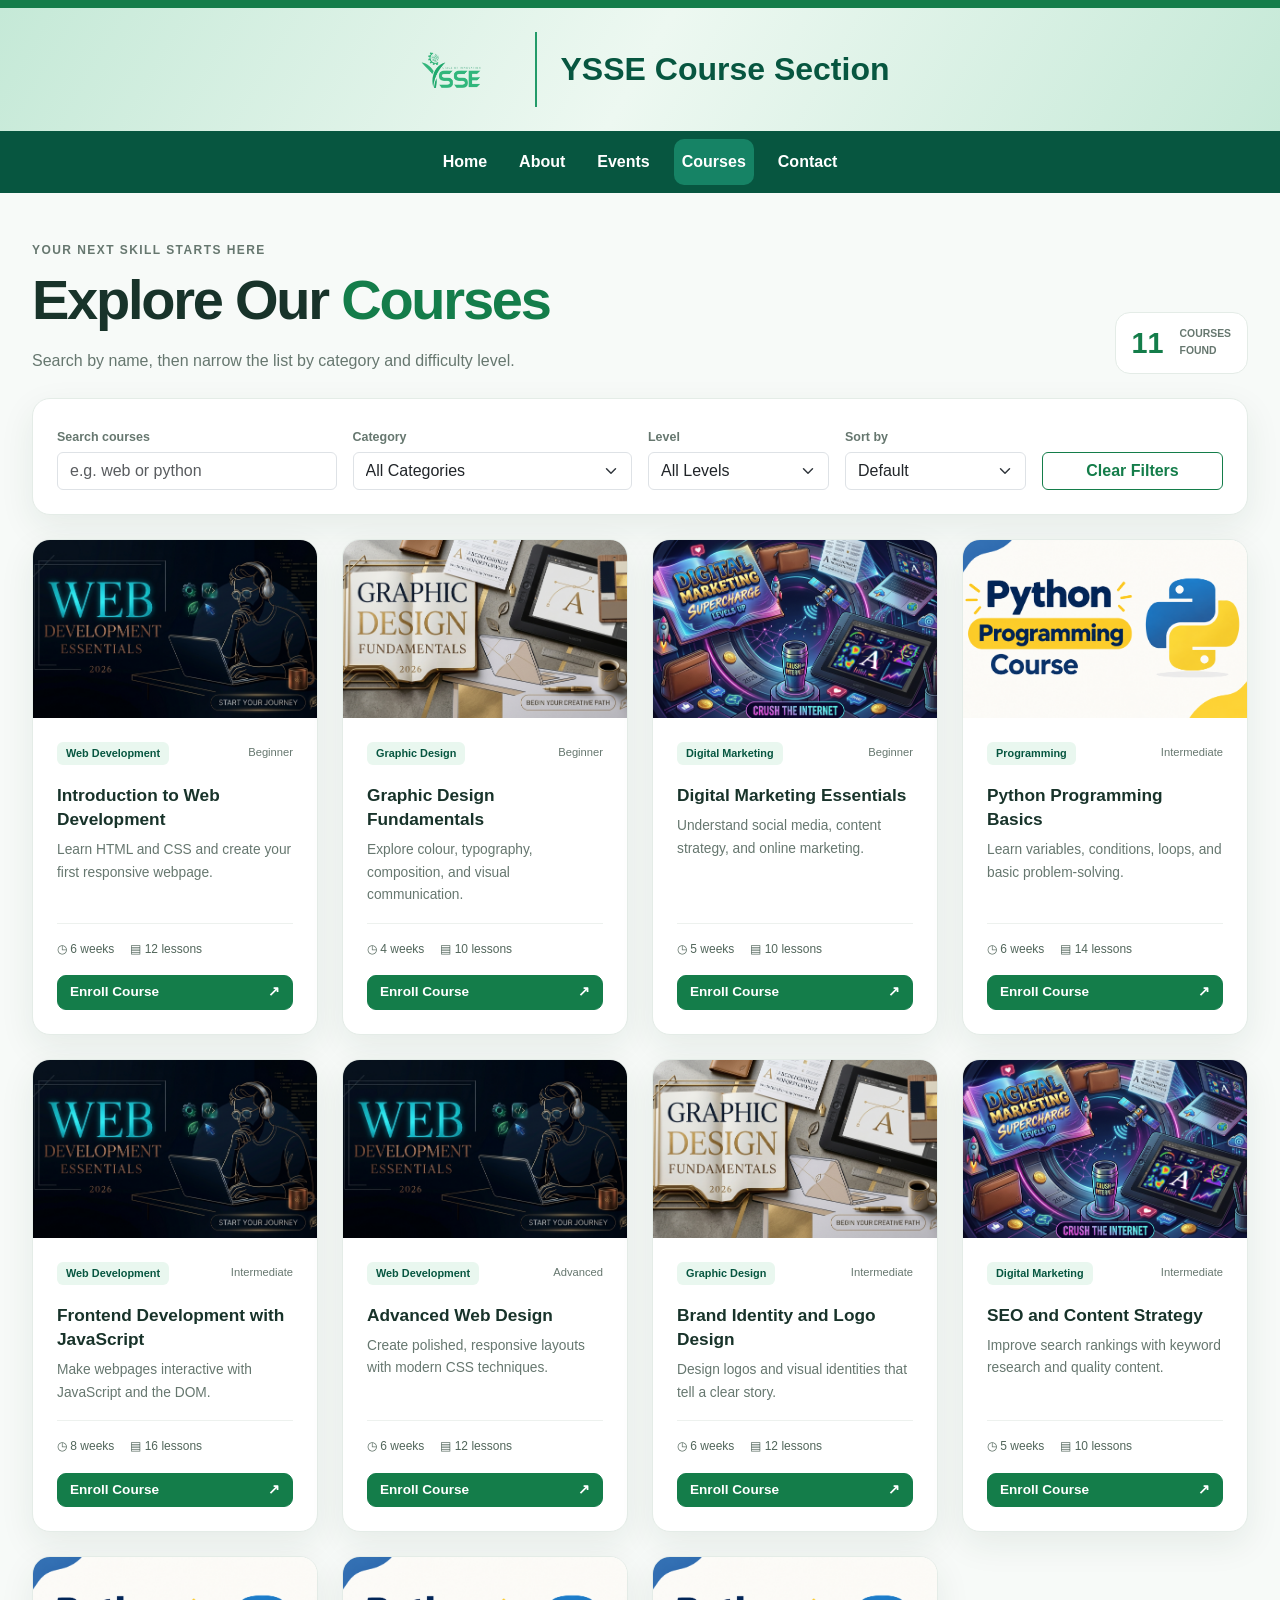
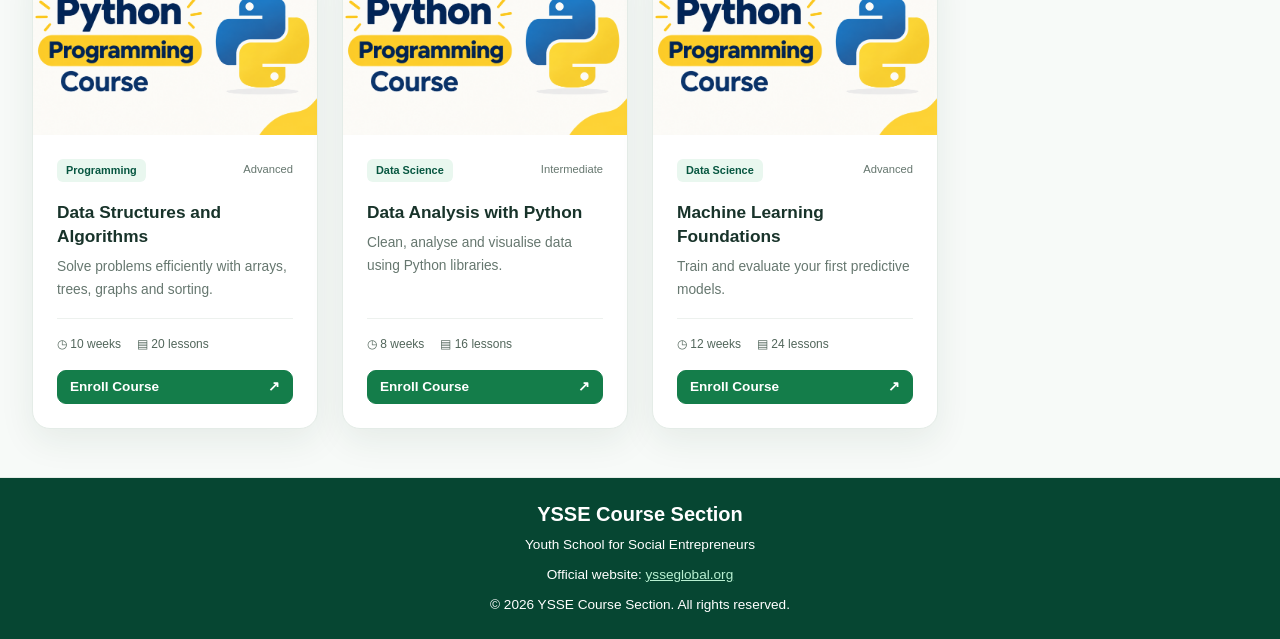
<file: index.html>
<!DOCTYPE html>
<html lang="en">
<head>
    <meta charset="UTF-8">
    <meta name="viewport" content="width=device-width, initial-scale=1.0">

    <meta name="description" content="Explore courses offered by YSSE Learning.">

    <title>Explore Courses | YSSE Learning</title>

    <!-- Bootstrap CSS -->
    <link   href="https://cdn.jsdelivr.net/npm/bootstrap@5.3.3/dist/css/bootstrap.min.css"  rel="stylesheet">

    <!-- Custom CSS -->
    <link rel="stylesheet" href="style.css">
</head>

<body>

    <!-- Header -->
    <header class="site-header py-4">
        <div class="container">
            <div class="d-flex align-items-center justify-content-center gap-3 gap-md-4">

                <img
                    src="assets/logo.png"
                    alt="YSSE Logo"
                    class="site-logo"
                >

                <div class="header-divider"></div>

                <h1 class="site-title fw-bold mb-0">
                    YSSE Course Section
                </h1>

            </div>
        </div>
    </header>

    <!-- Navigation -->
    <nav class="site-nav navbar navbar-expand">
        <div class="container justify-content-center">

            <ul class="navbar-nav flex-row flex-wrap justify-content-center gap-2 gap-md-3">
                <li class="nav-item">
                    <a class="nav-link" href="home.html">Home</a>
                </li>

                <li class="nav-item">
                    <a class="nav-link" href="about.html">About</a>
                </li>

                <li class="nav-item">
                    <a class="nav-link " href="events.html">Events</a>
                </li>

                <li class="nav-item">
                    <a class="nav-link active" href="index.html" aria-current="page">
                        Courses
                    </a>
                </li>

                <li class="nav-item">
                    <a class="nav-link" href="contact.html">Contact</a>
                </li>
            </ul>

        </div>
    </nav>

    <!-- Main Content -->
    <main>
        <section class="courses-section container py-5" aria-labelledby="courses-heading">

            <!-- Section Heading -->
            <div class="section-heading d-flex justify-content-between align-items-end gap-4 mb-4">
                <div>
                    <p class="eyebrow mb-2">YOUR NEXT SKILL STARTS HERE</p>
                    <h2 id="courses-heading" class="display-4 fw-bold mb-3">
                        Explore Our <span>Courses</span>
                    </h2>
                    <p class="intro mb-0">
                        Search by name, then narrow the list by category and difficulty level.
                    </p>
                </div>

                <div class="course-count d-none d-md-flex align-items-center gap-3" aria-live="polite">
                    <strong id="courseCount">00</strong>
                    <span>COURSES<br>FOUND</span>
                </div>
            </div>

            <!-- Search & Filters -->
            <form class="filter-panel card mb-4 p-3 p-md-4" id="filterForm" role="search" aria-label="Search and filter courses">
                <div class="row g-3 align-items-end">

                    <div class="col-12 col-md-6 col-lg-3">
                        <label for="searchInput" class="form-label">Search courses</label>
                        <input type="search" class="form-control" id="searchInput"
                               placeholder="e.g. web or python" autocomplete="off">
                    </div>

                    <div class="col-12 col-md-6 col-lg-3">
                        <label for="categoryFilter" class="form-label">Category</label>
                        <select class="form-select" id="categoryFilter">
                            <option value="All">All Categories</option>
                            <option value="Web Development">Web Development</option>
                            <option value="Programming">Programming</option>
                            <option value="Graphic Design">Graphic Design</option>
                            <option value="Digital Marketing">Digital Marketing</option>
                            <option value="Data Science">Data Science</option>
                        </select>
                    </div>

                    <div class="col-6 col-md-4 col-lg-2">
                        <label for="levelFilter" class="form-label">Level</label>
                        <select class="form-select" id="levelFilter">
                            <option value="All">All Levels</option>
                            <option value="Beginner">Beginner</option>
                            <option value="Intermediate">Intermediate</option>
                            <option value="Advanced">Advanced</option>
                        </select>
                    </div>

                    <div class="col-6 col-md-4 col-lg-2">
                        <label for="sortSelect" class="form-label">Sort by</label>
                        <select class="form-select" id="sortSelect">
                            <option value="default">Default</option>
                            <option value="title">Title (A–Z)</option>
                            <option value="duration">Shortest first</option>
                        </select>
                    </div>

                    <div class="col-12 col-md-4 col-lg-2">
                        <button type="button" id="resetBtn" class="btn btn-outline-success w-100">
                            Clear Filters
                        </button>
                    </div>

                </div>
            </form>

            <!-- Course Cards (generated by script.js) -->
            <div class="row g-4" id="courseContainer"></div>

            <!-- No results message -->
            <div id="noResults" class="no-results text-center" hidden>
                <p class="h5 fw-bold mb-1">No courses found.</p>
                <p class="mb-0">Try changing your search or filters.</p>
            </div>

        </section>
    </main>

    <!-- Footer -->
    <footer class="site-footer text-center py-4">
        <div class="container">

            <h2 class="h5 fw-bold">YSSE Course Section</h2>

            <p class="mb-2">
                Youth School for Social Entrepreneurs
            </p>

            <p class="mb-2">
                Official website:
                <a href="https://ysseglobal.org/"
                   target="_blank"
                   rel="noopener noreferrer">
                    ysseglobal.org
                </a>
            </p>

            <p class="mb-0">
                &copy; 2026 YSSE Course Section. All rights reserved.
            </p>

        </div>
    </footer>

<script src="main.js"></script>

</body>
</html>
</file>
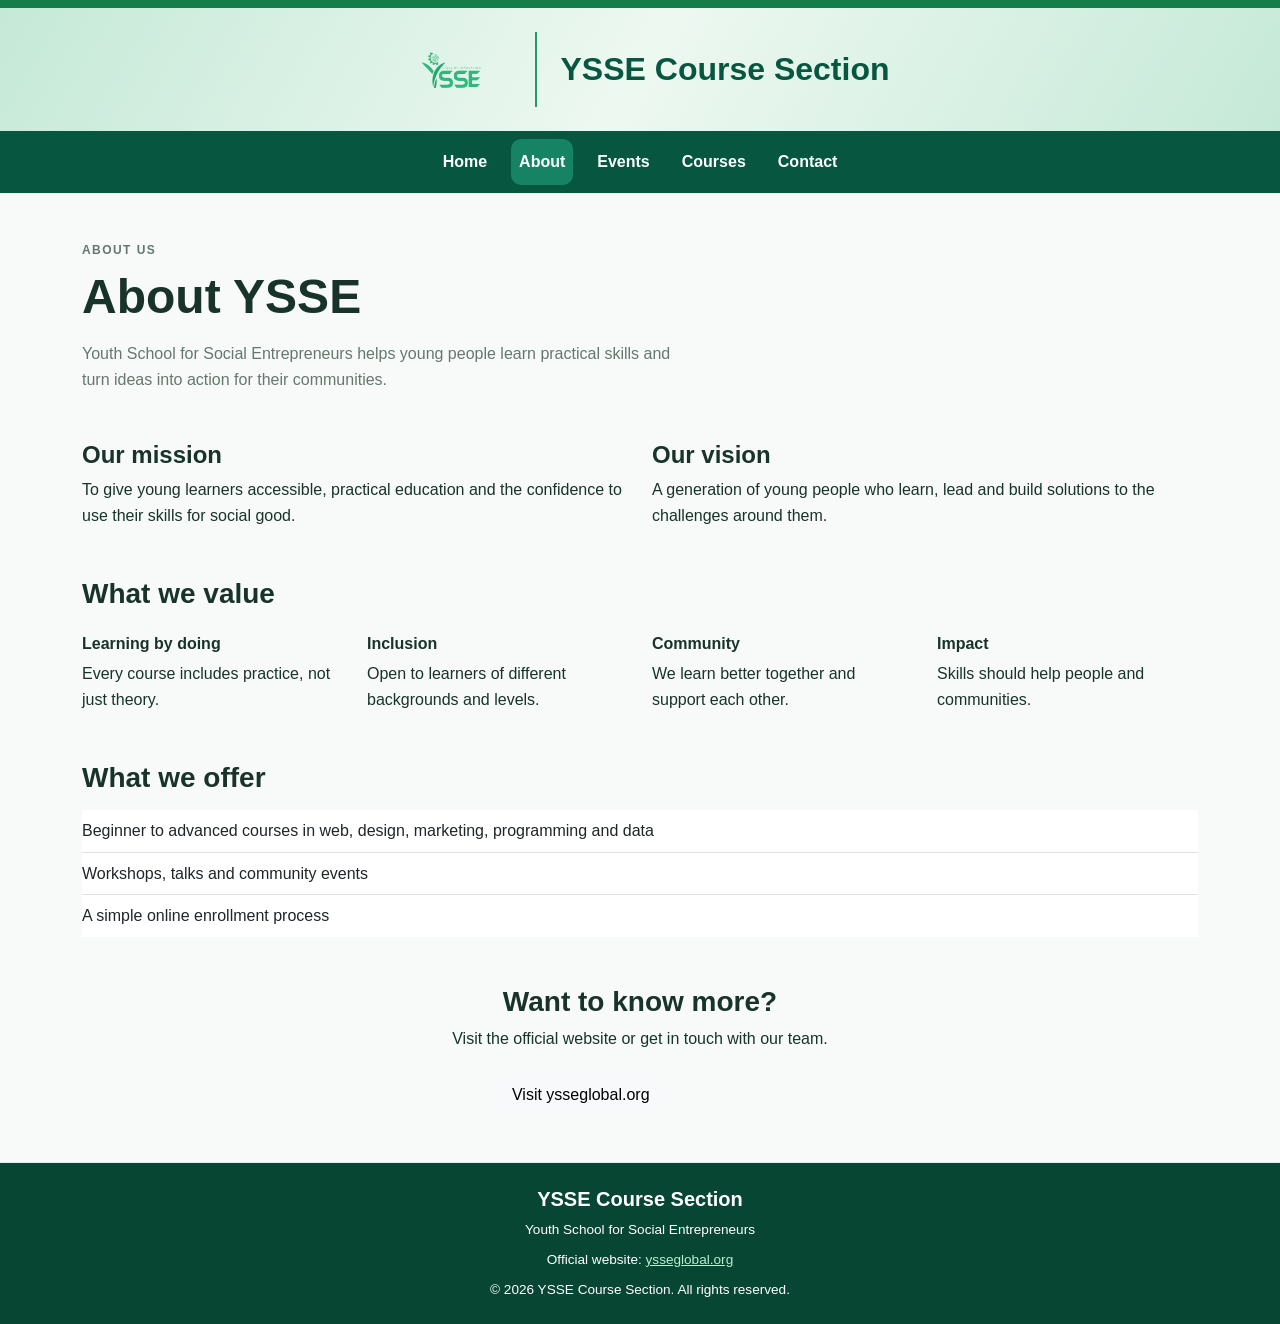
<file: about.html>
<!DOCTYPE html>
<html lang="en">
<head>
    <meta charset="UTF-8">
    <meta name="viewport" content="width=device-width, initial-scale=1.0">

    <meta name="description" content="Learn about YSSE Learning, its mission, vision and values.">

    <title>About | YSSE Learning</title>

    <!-- Bootstrap CSS -->
    <link   href="https://cdn.jsdelivr.net/npm/bootstrap@5.3.3/dist/css/bootstrap.min.css"  rel="stylesheet">

    <!-- Custom CSS -->
    <link rel="stylesheet" href="style.css">
</head>

<body>

    <!-- Header -->
    <header class="site-header py-4">
        <div class="container">
            <div class="d-flex align-items-center justify-content-center gap-3 gap-md-4">

                <img
                    src="assets/logo.png"
                    alt="YSSE Logo"
                    class="site-logo"
                >

                <div class="header-divider"></div>

                <h1 class="site-title fw-bold mb-0">
                    YSSE Course Section
                </h1>

            </div>
        </div>
    </header>

    <!-- Navigation -->
    <nav class="site-nav navbar navbar-expand">
        <div class="container justify-content-center">

            <ul class="navbar-nav flex-row flex-wrap justify-content-center gap-2 gap-md-3">
                <li class="nav-item">
                    <a class="nav-link" href="home.html">Home</a>
                </li>

                <li class="nav-item">
                    <a class="nav-link active" href="about.html" aria-current="page">About</a>
                </li>

                <li class="nav-item">
                    <a class="nav-link" href="events.html">Events</a>
                </li>

                <li class="nav-item">
                    <a class="nav-link" href="index.html">
                        Courses
                    </a>
                </li>

                <li class="nav-item">
                    <a class="nav-link" href="contact.html">Contact</a>
                </li>
            </ul>

        </div>
    </nav>

    <!-- Main Content -->
    <main class="container py-5">

        <div class="page-heading mb-5">
            <p class="eyebrow mb-2">ABOUT US</p>
            <h2 class="display-5 fw-bold mb-3">About <span class="text-green">YSSE</span></h2>
            <p class="intro mb-0">
                Youth School for Social Entrepreneurs helps young people learn practical skills
                and turn ideas into action for their communities.
            </p>
        </div>

        <div class="row g-4 mb-5">
            <div class="col-md-6">
                <div class="feature-card h-100">
                    <h3 class="h4 fw-bold">Our mission</h3>
                    <p class="mb-0">To give young learners accessible, practical education and the confidence to use their skills for social good.</p>
                </div>
            </div>
            <div class="col-md-6">
                <div class="feature-card h-100">
                    <h3 class="h4 fw-bold">Our vision</h3>
                    <p class="mb-0">A generation of young people who learn, lead and build solutions to the challenges around them.</p>
                </div>
            </div>
        </div>

        <h3 class="fw-bold mb-4">What we value</h3>
        <div class="row g-4 mb-5">
            <div class="col-sm-6 col-lg-3">
                <div class="value-item h-100"><h4 class="h6 fw-bold">Learning by doing</h4><p class="mb-0">Every course includes practice, not just theory.</p></div>
            </div>
            <div class="col-sm-6 col-lg-3">
                <div class="value-item h-100"><h4 class="h6 fw-bold">Inclusion</h4><p class="mb-0">Open to learners of different backgrounds and levels.</p></div>
            </div>
            <div class="col-sm-6 col-lg-3">
                <div class="value-item h-100"><h4 class="h6 fw-bold">Community</h4><p class="mb-0">We learn better together and support each other.</p></div>
            </div>
            <div class="col-sm-6 col-lg-3">
                <div class="value-item h-100"><h4 class="h6 fw-bold">Impact</h4><p class="mb-0">Skills should help people and communities.</p></div>
            </div>
        </div>

        <h3 class="fw-bold mb-3">What we offer</h3>
        <ul class="list-group list-group-flush mb-5">
            <li class="list-group-item px-0">Beginner to advanced courses in web, design, marketing, programming and data</li>
            <li class="list-group-item px-0">Workshops, talks and community events</li>
            <li class="list-group-item px-0">A simple online enrollment process</li>
        </ul>

        <div class="cta-box text-center">
            <h2 class="h3 fw-bold mb-2">Want to know more?</h2>
            <p class="mb-4">Visit the official website or get in touch with our team.</p>
            <div class="d-flex flex-wrap gap-3 justify-content-center">
                <a href="https://ysseglobal.org/" target="_blank" rel="noopener noreferrer" class="btn btn-light hero-button">Visit ysseglobal.org</a>
                <a href="contact.html" class="btn btn-outline-light hero-button">Contact us</a>
            </div>
        </div>

    </main>

    <!-- Footer -->
    <footer class="site-footer text-center py-4">
        <div class="container">

            <h2 class="h5 fw-bold">YSSE Course Section</h2>

            <p class="mb-2">
                Youth School for Social Entrepreneurs
            </p>

            <p class="mb-2">
                Official website:
                <a href="https://ysseglobal.org/"
                   target="_blank"
                   rel="noopener noreferrer">
                    ysseglobal.org
                </a>
            </p>

            <p class="mb-0">
                &copy; 2026 YSSE Course Section. All rights reserved.
            </p>

        </div>
    </footer>

</body>
</html>
</file>
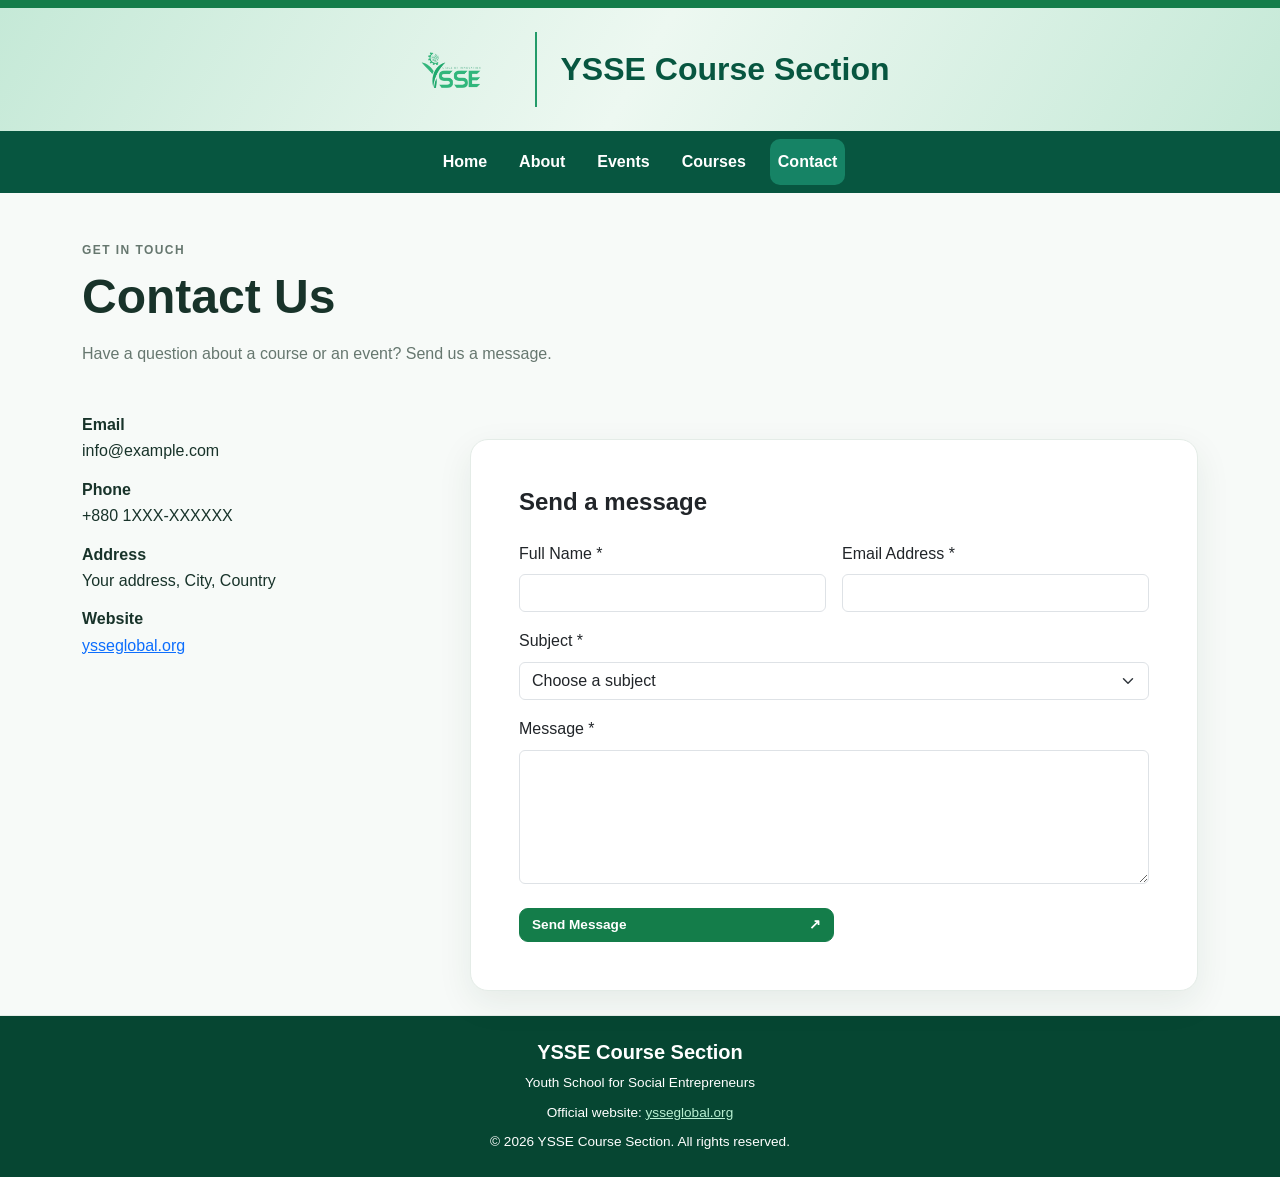
<file: contact.html>
<!DOCTYPE html>
<html lang="en">
<head>
    <meta charset="UTF-8">
    <meta name="viewport" content="width=device-width, initial-scale=1.0">

    <meta name="description" content="Contact YSSE Learning with your questions about courses and events.">

    <title>Contact | YSSE Learning</title>

    <!-- Bootstrap CSS -->
    <link   href="https://cdn.jsdelivr.net/npm/bootstrap@5.3.3/dist/css/bootstrap.min.css"  rel="stylesheet">

    <!-- Custom CSS -->
    <link rel="stylesheet" href="style.css">
</head>

<body>

    <!-- Header -->
    <header class="site-header py-4">
        <div class="container">
            <div class="d-flex align-items-center justify-content-center gap-3 gap-md-4">

                <img
                    src="assets/logo.png"
                    alt="YSSE Logo"
                    class="site-logo"
                >

                <div class="header-divider"></div>

                <h1 class="site-title fw-bold mb-0">
                    YSSE Course Section
                </h1>

            </div>
        </div>
    </header>

    <!-- Navigation -->
    <nav class="site-nav navbar navbar-expand">
        <div class="container justify-content-center">

            <ul class="navbar-nav flex-row flex-wrap justify-content-center gap-2 gap-md-3">
                <li class="nav-item">
                    <a class="nav-link" href="home.html">Home</a>
                </li>

                <li class="nav-item">
                    <a class="nav-link" href="about.html">About</a>
                </li>

                <li class="nav-item">
                    <a class="nav-link" href="events.html">Events</a>
                </li>

                <li class="nav-item">
                    <a class="nav-link" href="index.html">
                        Courses
                    </a>
                </li>

                <li class="nav-item">
                    <a class="nav-link active" href="contact.html" aria-current="page">Contact</a>
                </li>
            </ul>

        </div>
    </nav>

    <!-- Main Content -->
    <main class="container py-5">

        <div class="page-heading mb-5">
            <p class="eyebrow mb-2">GET IN TOUCH</p>
            <h2 class="display-5 fw-bold mb-3">Contact <span class="text-green">Us</span></h2>
            <p class="intro mb-0">Have a question about a course or an event? Send us a message.</p>
        </div>

        <div class="row g-4 g-lg-5">

            <!-- Contact info (demo placeholders) -->
            <div class="col-lg-4">
                <div class="d-grid gap-3">
                    <div class="info-card">
                        <h3 class="h6 fw-bold mb-1">Email</h3>
                        <p class="mb-0">info@example.com</p>
                    </div>
                    <div class="info-card">
                        <h3 class="h6 fw-bold mb-1">Phone</h3>
                        <p class="mb-0">+880 1XXX-XXXXXX</p>
                    </div>
                    <div class="info-card">
                        <h3 class="h6 fw-bold mb-1">Address</h3>
                        <p class="mb-0">Your address, City, Country</p>
                    </div>
                    <div class="info-card">
                        <h3 class="h6 fw-bold mb-1">Website</h3>
                        <p class="mb-0"><a href="https://ysseglobal.org/" target="_blank" rel="noopener noreferrer">ysseglobal.org</a></p>
                    </div>
                </div>
            </div>

            <!-- Contact form -->
            <div class="col-lg-8">
                <div class="card enroll-card p-4 p-md-5">
                    <h3 class="h4 fw-bold mb-4">Send a message</h3>

                    <div id="contactMessage" class="alert alert-success" role="status" hidden></div>

                    <form id="contactForm" action="#" method="post">
                        <div class="row g-3">
                            <div class="col-md-6">
                                <label for="cname" class="form-label">Full Name *</label>
                                <input type="text" class="form-control" id="cname" name="name" autocomplete="name" required>
                            </div>
                            <div class="col-md-6">
                                <label for="cemail" class="form-label">Email Address *</label>
                                <input type="email" class="form-control" id="cemail" name="email" autocomplete="email" required>
                            </div>
                            <div class="col-12">
                                <label for="csubject" class="form-label">Subject *</label>
                                <select class="form-select" id="csubject" name="subject" required>
                                    <option value="">Choose a subject</option>
                                    <option>Course question</option>
                                    <option>Event question</option>
                                    <option>Partnership</option>
                                    <option>Other</option>
                                </select>
                            </div>
                            <div class="col-12">
                                <label for="cmessage" class="form-label">Message *</label>
                                <textarea class="form-control" id="cmessage" name="message" rows="5" required></textarea>
                            </div>
                        </div>

                        <button type="submit" class="btn btn-success course-button w-50 mt-4">
                            Send Message <span aria-hidden="true">↗</span>
                        </button>
                    </form>
                </div>
            </div>

        </div>
    </main>

    <!-- Footer -->
    <footer class="site-footer text-center py-4">
        <div class="container">

            <h2 class="h5 fw-bold">YSSE Course Section</h2>

            <p class="mb-2">
                Youth School for Social Entrepreneurs
            </p>

            <p class="mb-2">
                Official website:
                <a href="https://ysseglobal.org/"
                   target="_blank"
                   rel="noopener noreferrer">
                    ysseglobal.org
                </a>
            </p>

            <p class="mb-0">
                &copy; 2026 YSSE Course Section. All rights reserved.
            </p>

        </div>
    </footer>

    <script src="main.js"></script>
</body>
</html>
</file>
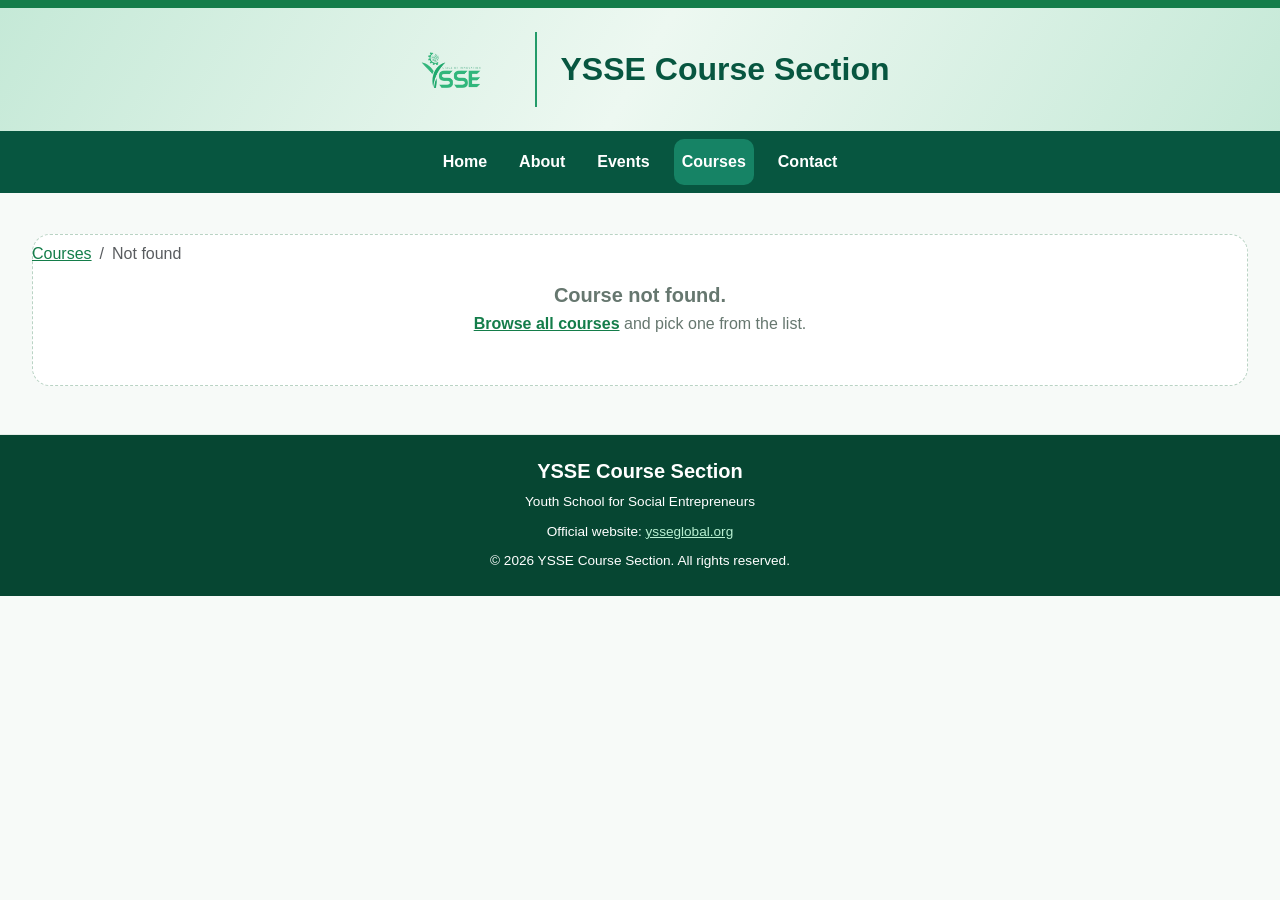
<file: course.html>
<!DOCTYPE html>
<html lang="en">
<head>
    <meta charset="UTF-8">
    <meta name="viewport" content="width=device-width, initial-scale=1.0">

    <meta name="description" content="Explore courses offered by YSSE Learning.">

    <title>Course Details | YSSE Learning</title>

    <!-- Bootstrap CSS -->
    <link   href="https://cdn.jsdelivr.net/npm/bootstrap@5.3.3/dist/css/bootstrap.min.css"  rel="stylesheet">

    <!-- Custom CSS -->
    <link rel="stylesheet" href="style.css">
</head>

<body>

    <!-- Header -->
    <header class="site-header py-4">
        <div class="container">
            <div class="d-flex align-items-center justify-content-center gap-3 gap-md-4">

                <img
                    src="assets/logo.png"
                    alt="YSSE Logo"
                    class="site-logo"
                >

                <div class="header-divider"></div>

                <h1 class="site-title fw-bold mb-0">
                    YSSE Course Section
                </h1>

            </div>
        </div>
    </header>

    <!-- Navigation -->
    <nav class="site-nav navbar navbar-expand">
        <div class="container justify-content-center">

            <ul class="navbar-nav flex-row flex-wrap justify-content-center gap-2 gap-md-3">
                <li class="nav-item">
                    <a class="nav-link" href="home.html">Home</a>
                </li>

                <li class="nav-item">
                    <a class="nav-link" href="about.html">About</a>
                </li>

                <li class="nav-item">
                    <a class="nav-link " href="events.html">Events</a>
                </li>

                <li class="nav-item">
                    <a class="nav-link active" href="index.html" aria-current="page">
                        Courses
                    </a>
                </li>

                <li class="nav-item">
                    <a class="nav-link" href="contact.html">Contact</a>
                </li>
            </ul>

        </div>
    </nav>

    <!-- Main Content -->
    <main class="container course-detail py-5">

        <!-- Breadcrumb -->
        <nav aria-label="breadcrumb">
            <ol class="breadcrumb">
                <li class="breadcrumb-item"><a href="index.html">Courses</a></li>
                <li class="breadcrumb-item active" aria-current="page" id="breadcrumbTitle">Course</li>
            </ol>
        </nav>

        <!-- Course content (generated by course.js) -->
        <div class="row g-4 g-lg-5" id="courseDetail"></div>

        <!-- Related courses -->
        <section id="relatedSection" class="mt-5" hidden aria-labelledby="relatedHeading">
            <h2 class="h4 fw-bold mb-4" id="relatedHeading"></h2>
            <div class="row g-4" id="relatedGrid"></div>
        </section>

        <!-- Not found message -->
        <div id="notFound" class="no-results text-center" hidden>
            <p class="h5 fw-bold mb-1">Course not found.</p>
            <p class="mb-0"><a href="index.html">Browse all courses</a> and pick one from the list.</p>
        </div>

    </main>

    <!-- Footer -->
    <footer class="site-footer text-center py-4">
        <div class="container">

            <h2 class="h5 fw-bold">YSSE Course Section</h2>

            <p class="mb-2">
                Youth School for Social Entrepreneurs
            </p>

            <p class="mb-2">
                Official website:
                <a href="https://ysseglobal.org/"
                   target="_blank"
                   rel="noopener noreferrer">
                    ysseglobal.org
                </a>
            </p>

            <p class="mb-0">
                &copy; 2026 YSSE Course Section. All rights reserved.
            </p>

        </div>
    </footer>

<script src="main.js"></script>
</body>
</html>
</file>
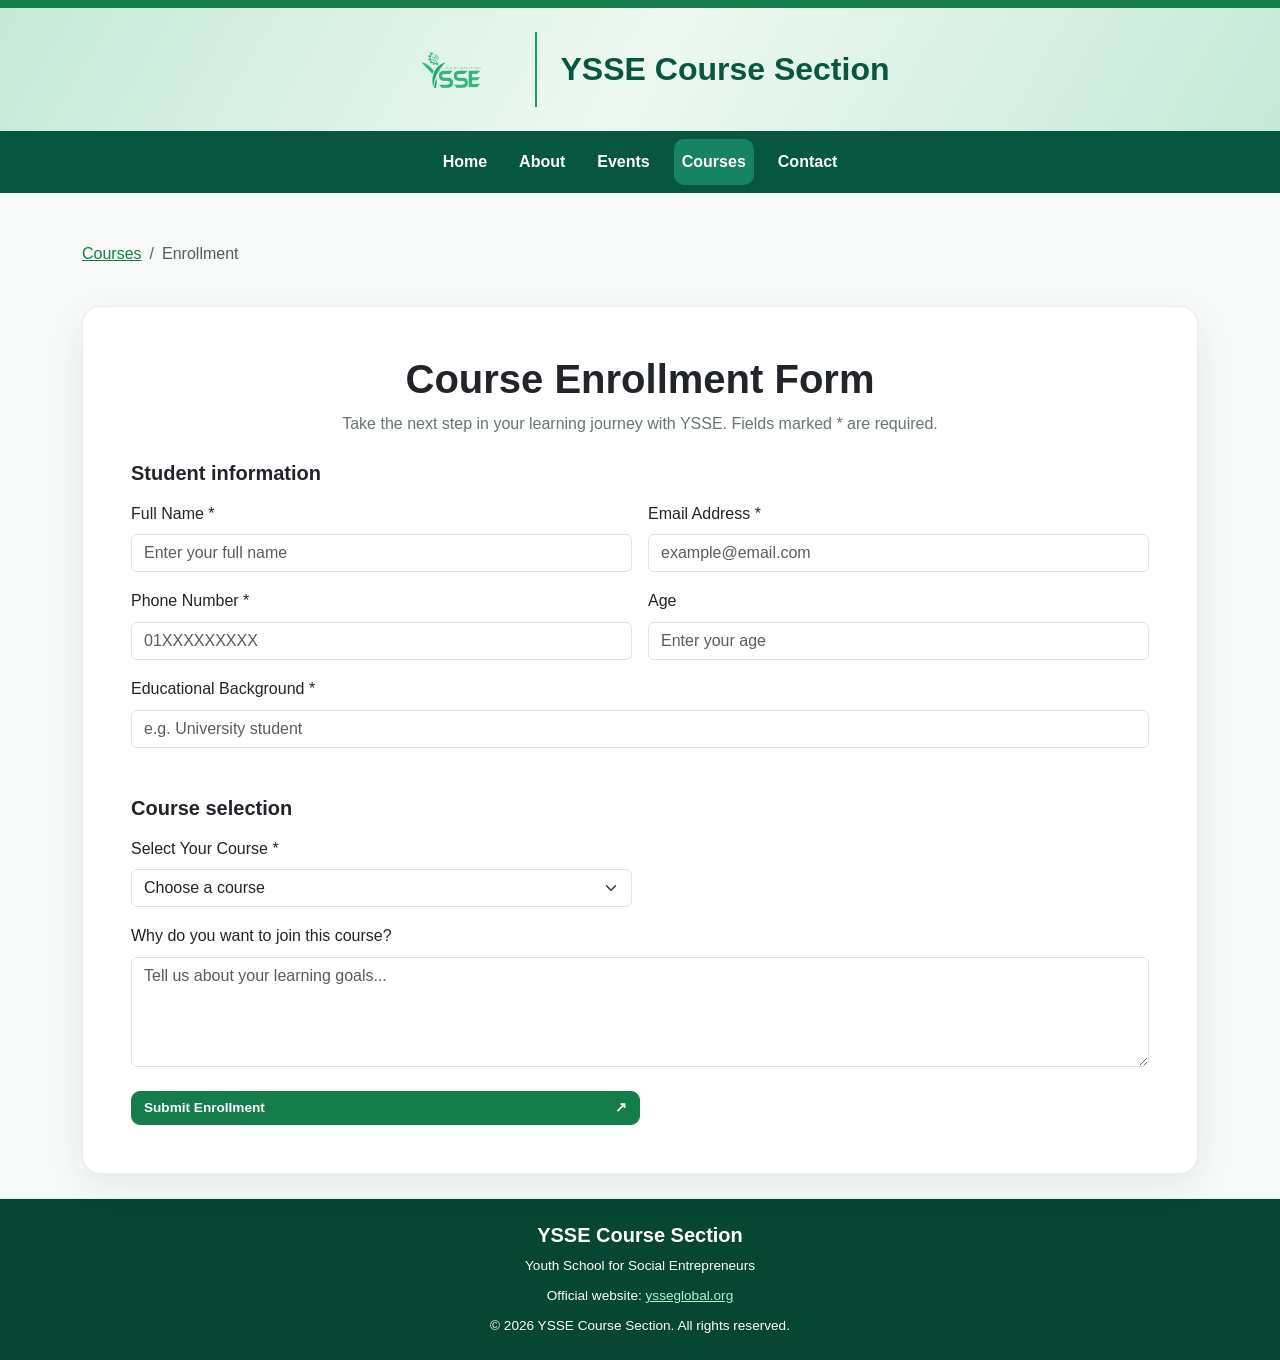
<file: enroll.html>
<!DOCTYPE html>
<html lang="en">
<head>
    <meta charset="UTF-8">
    <meta name="viewport" content="width=device-width, initial-scale=1.0">
    <meta name="description" content="Enroll in a YSSE Learning course.">
    <title>Course Enrollment | YSSE Learning</title>

    <!-- Bootstrap CSS -->
    <link href="https://cdn.jsdelivr.net/npm/bootstrap@5.3.3/dist/css/bootstrap.min.css" rel="stylesheet">

    <!-- Custom CSS -->
    <link rel="stylesheet" href="style.css">
</head>

<body>

    <!-- Header -->
    <header class="site-header py-4">
        <div class="container">
            <div class="d-flex align-items-center justify-content-center gap-3 gap-md-4">
                <img src="assets/logo.png" alt="YSSE Logo" class="site-logo">
                <div class="header-divider"></div>
                <h1 class="site-title fw-bold mb-0">YSSE Course Section</h1>
            </div>
        </div>
    </header>

    <!-- Navigation -->
    <nav class="site-nav navbar navbar-expand">
        <div class="container justify-content-center">
            <ul class="navbar-nav flex-row flex-wrap justify-content-center gap-2 gap-md-3">
                <li class="nav-item"><a class="nav-link" href="home.html">Home</a></li>
                <li class="nav-item"><a class="nav-link" href="about.html">About</a></li>
                <li class="nav-item"><a class="nav-link" href="events.html">Events</a></li>
                <li class="nav-item"><a class="nav-link active" href="index.html" aria-current="page">Courses</a></li>
                <li class="nav-item"><a class="nav-link" href="contact.html">Contact</a></li>
            </ul>
        </div>
    </nav>

    <!-- Main Content -->
    <main class="container py-5">

        <!-- Breadcrumb -->
        <nav aria-label="breadcrumb">
            <ol class="breadcrumb">
                <li class="breadcrumb-item"><a href="index.html">Courses</a></li>
                <li class="breadcrumb-item active" aria-current="page">Enrollment</li>
            </ol>
        </nav>

        <div class="card enroll-card mx-auto p-4 p-md-5">

            <!-- Form Heading -->
            <div class="text-center mb-4">
                <h2 class="display-6 fw-bold mb-2">Course Enrollment Form</h2>
                <p class="intro mx-auto mb-0">
                    Take the next step in your learning journey with YSSE.
                    Fields marked * are required.
                </p>
            </div>

            <div id="enrollMessage" class="alert alert-success" role="status" hidden></div>

            <form action="#" method="post" id="enrollForm">

                <!-- Student Information -->
                <h3 class="h5 fw-bold mb-3">Student information</h3>

                <div class="row g-3 mb-5">
                    <div class="col-md-6">
                        <label for="fullname" class="form-label">Full Name *</label>
                        <input type="text" class="form-control" id="fullname" name="fullname"
                               placeholder="Enter your full name" autocomplete="name" required>
                    </div>

                    <div class="col-md-6">
                        <label for="email" class="form-label">Email Address *</label>
                        <input type="email" class="form-control" id="email" name="email"
                               placeholder="example@email.com" autocomplete="email" required>
                    </div>

                    <div class="col-md-6">
                        <label for="phone" class="form-label">Phone Number *</label>
                        <input type="tel" class="form-control" id="phone" name="phone"
                               placeholder="01XXXXXXXXX" pattern="01[0-9]{9}"
                               title="Enter an 11-digit number starting with 01"
                               autocomplete="tel" required>
                    </div>

                    <div class="col-md-6">
                        <label for="age" class="form-label">Age</label>
                        <input type="number" class="form-control" id="age" name="age"
                               min="13" max="100" placeholder="Enter your age">
                    </div>

                    <div class="col-12">
                        <label for="education" class="form-label">Educational Background *</label>
                        <input type="text" class="form-control" id="education" name="education"
                               placeholder="e.g. University student" required>
                    </div>
                </div>

                <!-- Course Selection -->
                <h3 class="h5 fw-bold mb-3">Course selection</h3>

                <div class="row g-3">
                    <div class="col-md-6">
                        <label for="course" class="form-label">Select Your Course *</label>
                        <select class="form-select" id="course" name="course" required>
                            <option value="">Choose a course</option>
                        </select>
                    </div>

                    <div class="col-12">
                        <label for="reason" class="form-label">Why do you want to join this course?</label>
                        <textarea class="form-control" id="reason" name="reason" rows="4"
                                  placeholder="Tell us about your learning goals..."></textarea>
                    </div>
                </div>


                <!-- Submit -->
                <button type="submit" class="btn btn-success course-button  w-50 mt-4">
                    Submit Enrollment <span aria-hidden="true">↗</span>
                </button>

            </form>
        </div>
    </main>

    <!-- Footer -->
    <footer class="site-footer text-center py-4">
        <div class="container">
            <h2 class="h5 fw-bold">YSSE Course Section</h2>
            <p class="mb-2">Youth School for Social Entrepreneurs</p>
            <p class="mb-2">
                Official website:
                <a href="https://ysseglobal.org/" target="_blank" rel="noopener noreferrer">ysseglobal.org</a>
            </p>
            <p class="mb-0">&copy; 2026 YSSE Course Section. All rights reserved.</p>
        </div>
    </footer>


<script src="main.js"></script>

</body>
</html>
</file>
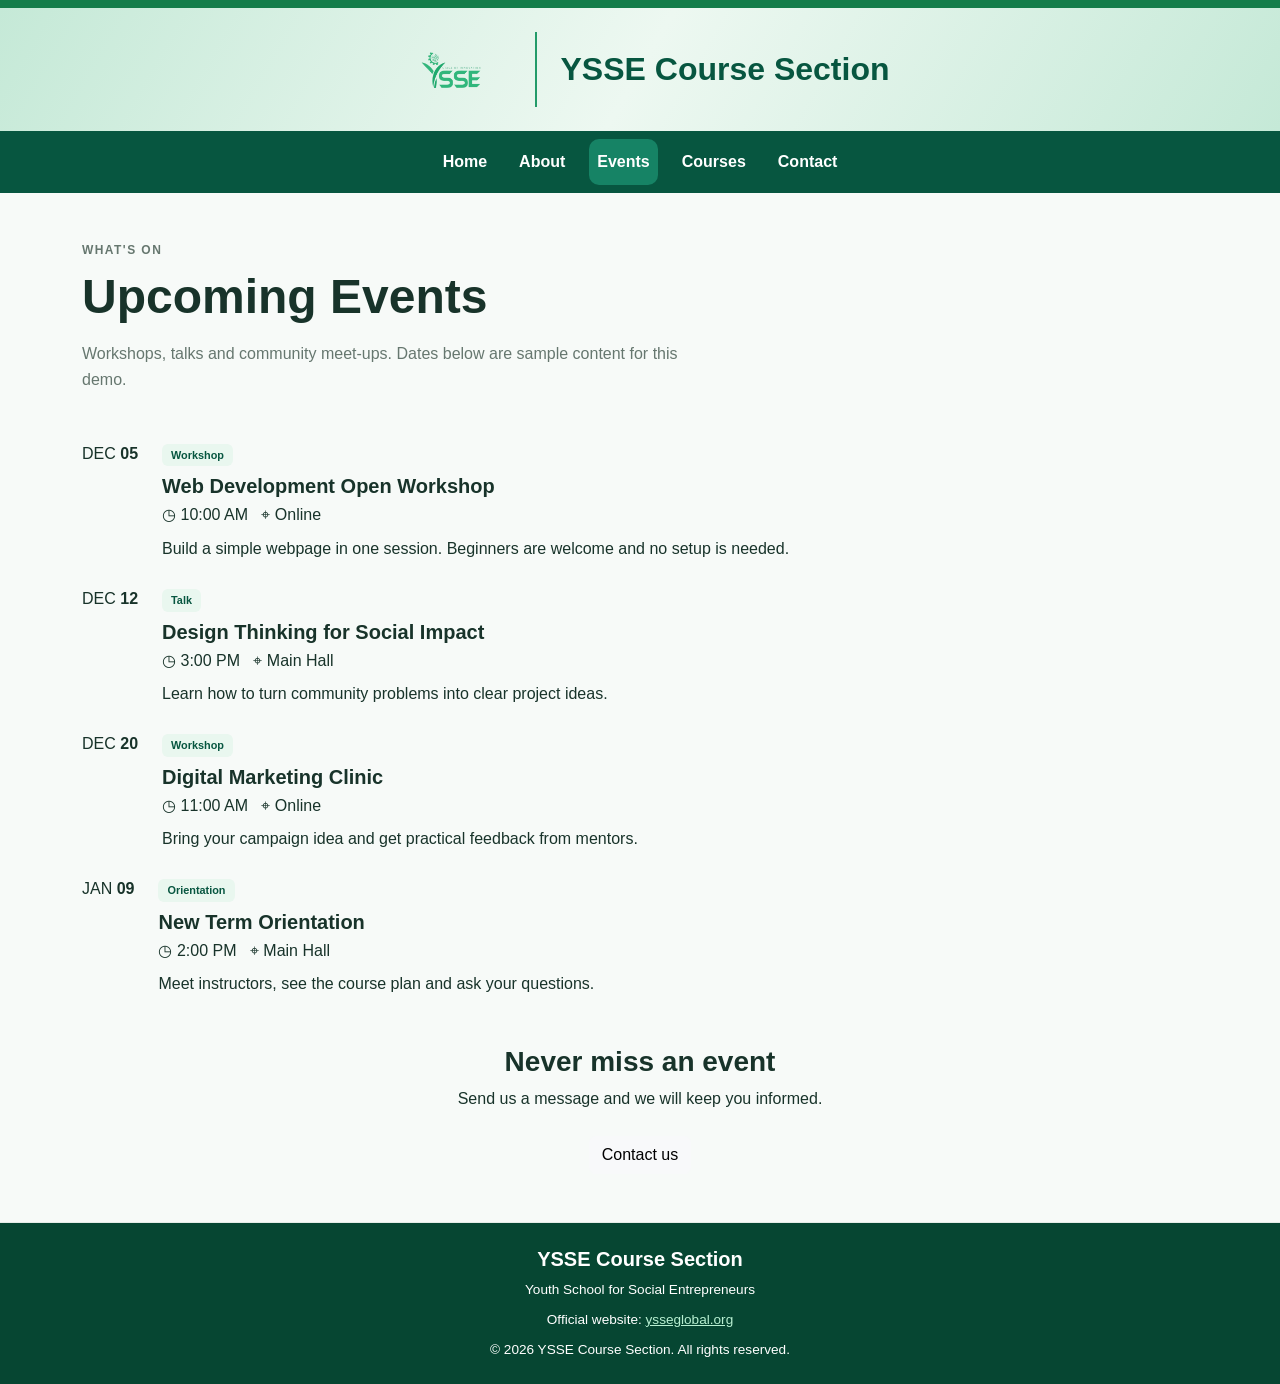
<file: events.html>
<!DOCTYPE html>
<html lang="en">
<head>
    <meta charset="UTF-8">
    <meta name="viewport" content="width=device-width, initial-scale=1.0">

    <meta name="description" content="Upcoming workshops, talks and community events at YSSE Learning.">

    <title>Events | YSSE Learning</title>

    <!-- Bootstrap CSS -->
    <link   href="https://cdn.jsdelivr.net/npm/bootstrap@5.3.3/dist/css/bootstrap.min.css"  rel="stylesheet">

    <!-- Custom CSS -->
    <link rel="stylesheet" href="style.css">
</head>

<body>

    <!-- Header -->
    <header class="site-header py-4">
        <div class="container">
            <div class="d-flex align-items-center justify-content-center gap-3 gap-md-4">

                <img
                    src="assets/logo.png"
                    alt="YSSE Logo"
                    class="site-logo"
                >

                <div class="header-divider"></div>

                <h1 class="site-title fw-bold mb-0">
                    YSSE Course Section
                </h1>

            </div>
        </div>
    </header>

    <!-- Navigation -->
    <nav class="site-nav navbar navbar-expand">
        <div class="container justify-content-center">

            <ul class="navbar-nav flex-row flex-wrap justify-content-center gap-2 gap-md-3">
                <li class="nav-item">
                    <a class="nav-link" href="home.html">Home</a>
                </li>

                <li class="nav-item">
                    <a class="nav-link" href="about.html">About</a>
                </li>

                <li class="nav-item">
                    <a class="nav-link active" href="events.html" aria-current="page">Events</a>
                </li>

                <li class="nav-item">
                    <a class="nav-link" href="index.html">
                        Courses
                    </a>
                </li>

                <li class="nav-item">
                    <a class="nav-link" href="contact.html">Contact</a>
                </li>
            </ul>

        </div>
    </nav>

    <!-- Main Content -->
    <main class="container py-5">

        <div class="page-heading mb-5">
            <p class="eyebrow mb-2">WHAT'S ON</p>
            <h2 class="display-5 fw-bold mb-3">Upcoming <span class="text-green">Events</span></h2>
            <p class="intro mb-0">Workshops, talks and community meet-ups. Dates below are sample content for this demo.</p>
        </div>

        <div class="d-grid gap-4 mb-5">
            <article class="event-item d-flex gap-3 gap-md-4">
                <div class="date-box text-center flex-shrink-0">
                    <span class="date-month">DEC</span>
                    <strong class="date-day">05</strong>
                </div>
                <div>
                    <span class="badge category-badge mb-2">Workshop</span>
                    <h3 class="h5 fw-bold mb-1">Web Development Open Workshop</h3>
                    <p class="event-meta mb-2">◷ 10:00 AM &nbsp; ⌖ Online</p>
                    <p class="mb-0">Build a simple webpage in one session. Beginners are welcome and no setup is needed.</p>
                </div>
            </article>
            <article class="event-item d-flex gap-3 gap-md-4">
                <div class="date-box text-center flex-shrink-0">
                    <span class="date-month">DEC</span>
                    <strong class="date-day">12</strong>
                </div>
                <div>
                    <span class="badge category-badge mb-2">Talk</span>
                    <h3 class="h5 fw-bold mb-1">Design Thinking for Social Impact</h3>
                    <p class="event-meta mb-2">◷ 3:00 PM &nbsp; ⌖ Main Hall</p>
                    <p class="mb-0">Learn how to turn community problems into clear project ideas.</p>
                </div>
            </article>
            <article class="event-item d-flex gap-3 gap-md-4">
                <div class="date-box text-center flex-shrink-0">
                    <span class="date-month">DEC</span>
                    <strong class="date-day">20</strong>
                </div>
                <div>
                    <span class="badge category-badge mb-2">Workshop</span>
                    <h3 class="h5 fw-bold mb-1">Digital Marketing Clinic</h3>
                    <p class="event-meta mb-2">◷ 11:00 AM &nbsp; ⌖ Online</p>
                    <p class="mb-0">Bring your campaign idea and get practical feedback from mentors.</p>
                </div>
            </article>
            <article class="event-item d-flex gap-3 gap-md-4">
                <div class="date-box text-center flex-shrink-0">
                    <span class="date-month">JAN</span>
                    <strong class="date-day">09</strong>
                </div>
                <div>
                    <span class="badge category-badge mb-2">Orientation</span>
                    <h3 class="h5 fw-bold mb-1">New Term Orientation</h3>
                    <p class="event-meta mb-2">◷ 2:00 PM &nbsp; ⌖ Main Hall</p>
                    <p class="mb-0">Meet instructors, see the course plan and ask your questions.</p>
                </div>
            </article>
        </div>

        <div class="cta-box text-center">
            <h2 class="h3 fw-bold mb-2">Never miss an event</h2>
            <p class="mb-4">Send us a message and we will keep you informed.</p>
            <a href="contact.html" class="btn btn-light hero-button">Contact us</a>
        </div>

    </main>

    <!-- Footer -->
    <footer class="site-footer text-center py-4">
        <div class="container">

            <h2 class="h5 fw-bold">YSSE Course Section</h2>

            <p class="mb-2">
                Youth School for Social Entrepreneurs
            </p>

            <p class="mb-2">
                Official website:
                <a href="https://ysseglobal.org/"
                   target="_blank"
                   rel="noopener noreferrer">
                    ysseglobal.org
                </a>
            </p>

            <p class="mb-0">
                &copy; 2026 YSSE Course Section. All rights reserved.
            </p>

        </div>
    </footer>

</body>
</html>
</file>
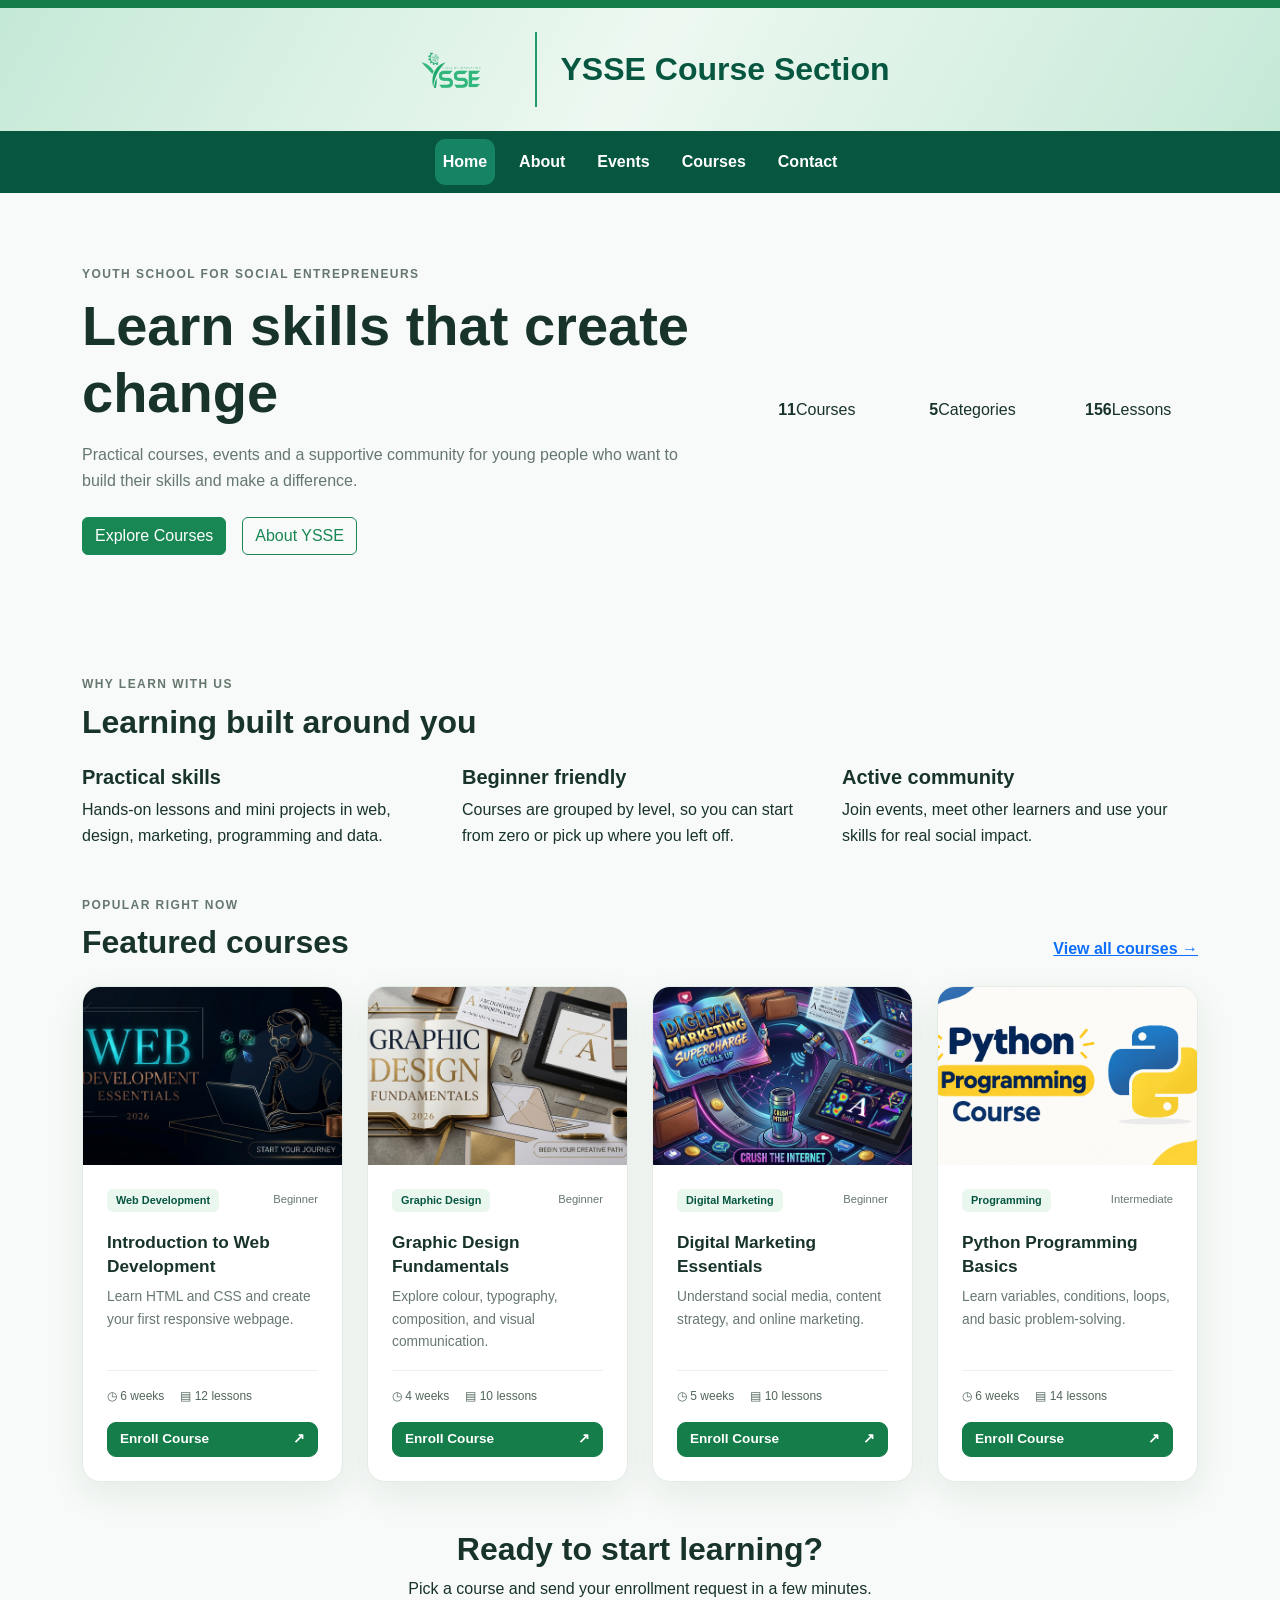
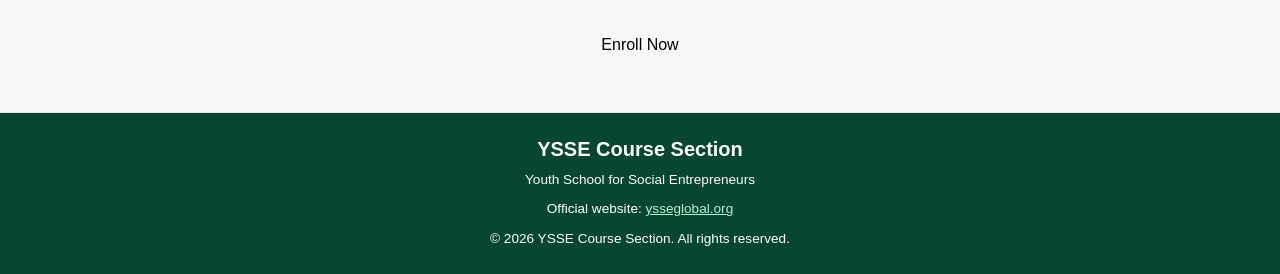
<file: home.html>
<!DOCTYPE html>
<html lang="en">
<head>
    <meta charset="UTF-8">
    <meta name="viewport" content="width=device-width, initial-scale=1.0">

    <meta name="description" content="YSSE Learning: courses, events and community for young social entrepreneurs.">

    <title>Home | YSSE Learning</title>

    <!-- Bootstrap CSS -->
    <link   href="https://cdn.jsdelivr.net/npm/bootstrap@5.3.3/dist/css/bootstrap.min.css"  rel="stylesheet">

    <!-- Custom CSS -->
    <link rel="stylesheet" href="style.css">
</head>

<body>

    <!-- Header -->
    <header class="site-header py-4">
        <div class="container">
            <div class="d-flex align-items-center justify-content-center gap-3 gap-md-4">

                <img
                    src="assets/logo.png"
                    alt="YSSE Logo"
                    class="site-logo"
                >

                <div class="header-divider"></div>

                <h1 class="site-title fw-bold mb-0">
                    YSSE Course Section
                </h1>

            </div>
        </div>
    </header>

    <!-- Navigation -->
    <nav class="site-nav navbar navbar-expand">
        <div class="container justify-content-center">

            <ul class="navbar-nav flex-row flex-wrap justify-content-center gap-2 gap-md-3">
                <li class="nav-item">
                    <a class="nav-link active" href="home.html" aria-current="page">Home</a>
                </li>

                <li class="nav-item">
                    <a class="nav-link" href="about.html">About</a>
                </li>

                <li class="nav-item">
                    <a class="nav-link" href="events.html">Events</a>
                </li>

                <li class="nav-item">
                    <a class="nav-link" href="index.html">
                        Courses
                    </a>
                </li>

                <li class="nav-item">
                    <a class="nav-link" href="contact.html">Contact</a>
                </li>
            </ul>

        </div>
    </nav>

    <!-- Main Content -->
    <main>

        <!-- Hero -->
        <section class="hero">
            <div class="container py-5">
                <div class="row align-items-center g-4 py-lg-4">
                    <div class="col-lg-7">
                        <p class="eyebrow mb-2">YOUTH SCHOOL FOR SOCIAL ENTREPRENEURS</p>
                        <h2 class="display-4 fw-bold mb-3">
                            Learn skills that <span>create change</span>
                        </h2>
                        <p class="intro mb-4">
                            Practical courses, events and a supportive community for young people
                            who want to build their skills and make a difference.
                        </p>
                        <div class="d-flex flex-wrap gap-3">
                            <a href="index.html" class="btn btn-success hero-button">Explore Courses</a>
                            <a href="about.html" class="btn btn-outline-success hero-button">About YSSE</a>
                        </div>
                    </div>

                    <div class="col-lg-5">
                        <div class="row g-3 text-center">
                            <div class="col-4"><div class="stat-box"><strong id="statCourses">0</strong><span>Courses</span></div></div>
                            <div class="col-4"><div class="stat-box"><strong id="statCategories">0</strong><span>Categories</span></div></div>
                            <div class="col-4"><div class="stat-box"><strong id="statLessons">0</strong><span>Lessons</span></div></div>
                        </div>
                    </div>
                </div>
            </div>
        </section>

        <!-- Why YSSE -->
        <section class="container py-5" aria-labelledby="why-heading">
            <div class="mb-4">
                <p class="eyebrow mb-2">WHY LEARN WITH US</p>
                <h2 id="why-heading" class="fw-bold">Learning built around <span class="text-green">you</span></h2>
            </div>

            <div class="row g-4">
                <div class="col-md-4">
                    <div class="feature-card h-100">
                        <h3 class="h5 fw-bold">Practical skills</h3>
                        <p class="mb-0">Hands-on lessons and mini projects in web, design, marketing, programming and data.</p>
                    </div>
                </div>
                <div class="col-md-4">
                    <div class="feature-card h-100">
                        <h3 class="h5 fw-bold">Beginner friendly</h3>
                        <p class="mb-0">Courses are grouped by level, so you can start from zero or pick up where you left off.</p>
                    </div>
                </div>
                <div class="col-md-4">
                    <div class="feature-card h-100">
                        <h3 class="h5 fw-bold">Active community</h3>
                        <p class="mb-0">Join events, meet other learners and use your skills for real social impact.</p>
                    </div>
                </div>
            </div>
        </section>

        <!-- Featured courses (generated by home.js) -->
        <section class="container pb-5" aria-labelledby="featured-heading">
            <div class="d-flex justify-content-between align-items-end flex-wrap gap-2 mb-4">
                <div>
                    <p class="eyebrow mb-2">POPULAR RIGHT NOW</p>
                    <h2 id="featured-heading" class="fw-bold mb-0">Featured courses</h2>
                </div>
                <a href="index.html" class="link-green fw-bold">View all courses &rarr;</a>
            </div>
            <div class="row g-4" id="featuredCourses"></div>
        </section>

        <!-- Call to action -->
        <section class="container pb-5">
            <div class="cta-box text-center">
                <h2 class="fw-bold mb-2">Ready to start learning?</h2>
                <p class="mb-4">Pick a course and send your enrollment request in a few minutes.</p>
                <a href="enroll.html" class="btn btn-light hero-button">Enroll Now</a>
            </div>
        </section>

    </main>

    <!-- Footer -->
    <footer class="site-footer text-center py-4">
        <div class="container">

            <h2 class="h5 fw-bold">YSSE Course Section</h2>

            <p class="mb-2">
                Youth School for Social Entrepreneurs
            </p>

            <p class="mb-2">
                Official website:
                <a href="https://ysseglobal.org/"
                   target="_blank"
                   rel="noopener noreferrer">
                    ysseglobal.org
                </a>
            </p>

            <p class="mb-0">
                &copy; 2026 YSSE Course Section. All rights reserved.
            </p>

        </div>
    </footer>

<script src="main.js"></script>

</body>
</html>
</file>
<file: style.css>
/* =========================
   1. General Styles
   ========================= */

:root {
    --green: #147d4a;
    --green-dark: #075640;
    --green-light: #e9f7ef;
    --ink: #18332a;
    --muted: #66776f;
    --paper: #f7faf8;
    --line: #e4ece7;
    --shadow: 0 12px 35px rgba(21, 62, 43, 0.08);
}

* {
    box-sizing: border-box;
}

body {
    margin: 0;
    background: var(--paper);
    color: var(--ink);
    font-family: "Segoe UI", Arial, sans-serif;
    line-height: 1.6;
}


/* =========================
   2. Header
   ========================= */

.site-header {
    background: linear-gradient(120deg, #c5e9d7, #edf8f1, #c5e9d7);
    border-top: 8px solid var(--green);
}

.site-logo {
    width: 120px;
    height: 70px;
    max-width: 35%;
    object-fit: contain;
}

.header-divider {
    width: 2px;
    height: 75px;
    flex-shrink: 0;
    background: #239b69;
}

.site-title {
    color: var(--green-dark);
    font-size: clamp(1.25rem, 3vw, 2rem);
}


/* =========================
   3. Navigation
   ========================= */

.site-nav {
    background: var(--green-dark);
}

.site-nav .nav-link {
    padding: 10px 16px;
    border-radius: 10px;
    color: white;
    font-weight: 600;
    transition: background 0.3s ease;
}

.site-nav .nav-link:hover,
.site-nav .nav-link.active {
    background: #168365;
    color: white !important;
}


/* =========================
   4. Course Section
   ========================= */

.courses-section {
    max-width: 1240px;
}

.eyebrow {
    color: var(--muted);
    font-size: 0.75rem;
    font-weight: 700;
    letter-spacing: 0.12em;
}

.section-heading h2 {
    color: var(--ink);
    line-height: 1.15;
    letter-spacing: -0.04em;
}

.section-heading h2 span {
    color: var(--green);
}

.intro {
    max-width: 620px;
    color: var(--muted);
}

.course-count {
    padding: 13px 16px;
    border: 1px solid var(--line);
    border-radius: 15px;
    background: white;
    flex-shrink: 0;
}

.course-count strong {
    color: var(--green);
    font-size: 1.8rem;
    line-height: 1;
}

.course-count span {
    color: var(--muted);
    font-size: 0.65rem;
    font-weight: 700;
}


/* =========================
   5. Course Cards
   ========================= */

.course-card {
    overflow: hidden;
    border: 1px solid var(--line);
    border-radius: 18px;
    background: white;
    box-shadow: var(--shadow);
    transition: transform 0.25s ease, box-shadow 0.25s ease;
}

.course-card:hover {
    transform: translateY(-6px);
    box-shadow: 0 18px 42px rgba(21, 62, 43, 0.14);
}

.course-image {
    width: 100%;
    height: 178px;
    object-fit: cover;
}

.category-badge {
    padding: 6px 9px;
    border-radius: 6px;
    background: var(--green-light);
    color: var(--green-dark);
    font-size: 0.68rem;
    font-weight: 700;
    white-space: normal;
    text-align: left;
}

.level {
    color: var(--muted);
    font-size: 0.7rem;
}

.course-card .card-title {
    margin: 10px 0 8px;
    color: var(--ink);
    font-size: 1.08rem;
    font-weight: 700;
    line-height: 1.4;
}

.course-card .card-text {
    color: var(--muted);
    font-size: 0.86rem;
    line-height: 1.65;
}

.course-facts {
    border-top: 1px solid #edf1ee;
    color: #52665b;
    font-size: 0.75rem;
}


/* =========================
   6. Enroll Button
   ========================= */

.course-button,
.course-button.btn-success {
    display: flex;
    align-items: center;
    justify-content: space-between;
    border: 1px solid var(--green);
    border-radius: 9px;
    background: var(--green);
    color: white;
    font-size: 0.85rem;
    font-weight: 700;
    transition: background 0.2s ease, border-color 0.2s ease;
}

.course-button:hover,
.course-button.btn-success:hover {
    border-color: var(--green-dark);
    background: var(--green-dark);
    color: white;
}

.course-button:focus-visible {
    outline: 3px solid #a5dfbd;
    outline-offset: 3px;
}



/* =========================
   9. Course Detail Pages
   ========================= */

.course-detail {
    max-width: 1240px;
}

.detail-image {
    height: 320px;
    object-fit: cover;
}

.enroll-card {
    top: 1.5rem;
    border: 1px solid var(--line);
    border-radius: 18px;
    box-shadow: var(--shadow);
}

.breadcrumb a {
    color: var(--green);
}

/* =========================
   7. Footer
   ========================= */

.site-footer {
    border-top: 1px solid var(--line);
    background: #064632;
    color: white;
    font-size: 0.85rem;
}

.site-footer a {
    color: #b8f0d2;
}

.site-footer a:hover {
    color: white;
}


/* =========================
   8. Responsive Design
   ========================= */

@media (max-width: 1199.98px) {
    .course-image {
        height: 205px;
    }
}

@media (max-width: 575.98px) {
    .site-header {
        padding: 20px 0;
    }

    .site-logo {
        width: 75px;
    }

    .header-divider {
        height: 55px;
    }

    .site-title {
        max-width: 210px;
    }

    .site-nav .nav-link {
        padding: 8px 10px;
        font-size: 0.85rem;
    }

    .courses-section {
        padding-top: 2.5rem !important;
    }

    .section-heading {
        align-items: flex-start !important;
    }

    .section-heading h2 {
        font-size: 2.2rem;
    }

    .intro {
        font-size: 0.93rem;
    }

    .course-image {
        height: 215px;
    }
}


/* Respect reduced-motion preferences */

@media (prefers-reduced-motion: reduce) {
    *,
    *::before,
    *::after {
        scroll-behavior: auto !important;
        transition: none !important;
    }
}


/* =========================
   10. Search & Filter (Week 5)
   ========================= */

.filter-panel {
    border: 1px solid var(--line);
    border-radius: 18px;
    background: white;
    box-shadow: var(--shadow);
}

.filter-panel .form-label {
    margin-bottom: 4px;
    color: var(--muted);
    font-size: 0.78rem;
    font-weight: 700;
}

.filter-panel .form-control:focus,
.filter-panel .form-select:focus {
    border-color: var(--green);
    box-shadow: 0 0 0 0.2rem rgba(20, 125, 74, 0.2);
}

.filter-panel .btn-outline-success {
    border-color: var(--green);
    color: var(--green);
    font-weight: 700;
}

.filter-panel .btn-outline-success:hover {
    background: var(--green);
    color: white;
}

.course-card .card-title a {
    color: inherit;
    text-decoration: none;
}

.course-card .card-title a:hover {
    color: var(--green);
    text-decoration: underline;
}

.no-results {
    padding: 3rem 1rem;
    border: 1px dashed #b9d3c4;
    border-radius: 18px;
    background: white;
    color: var(--muted);
}

.no-results a {
    color: var(--green);
    font-weight: 600;
}

.enroll-card .btn-outline-success {
    border-color: var(--green);
    color: var(--green);
    font-weight: 700;
}

.enroll-card .btn-outline-success:hover {
    background: var(--green);
    color: white;
}
</file>
